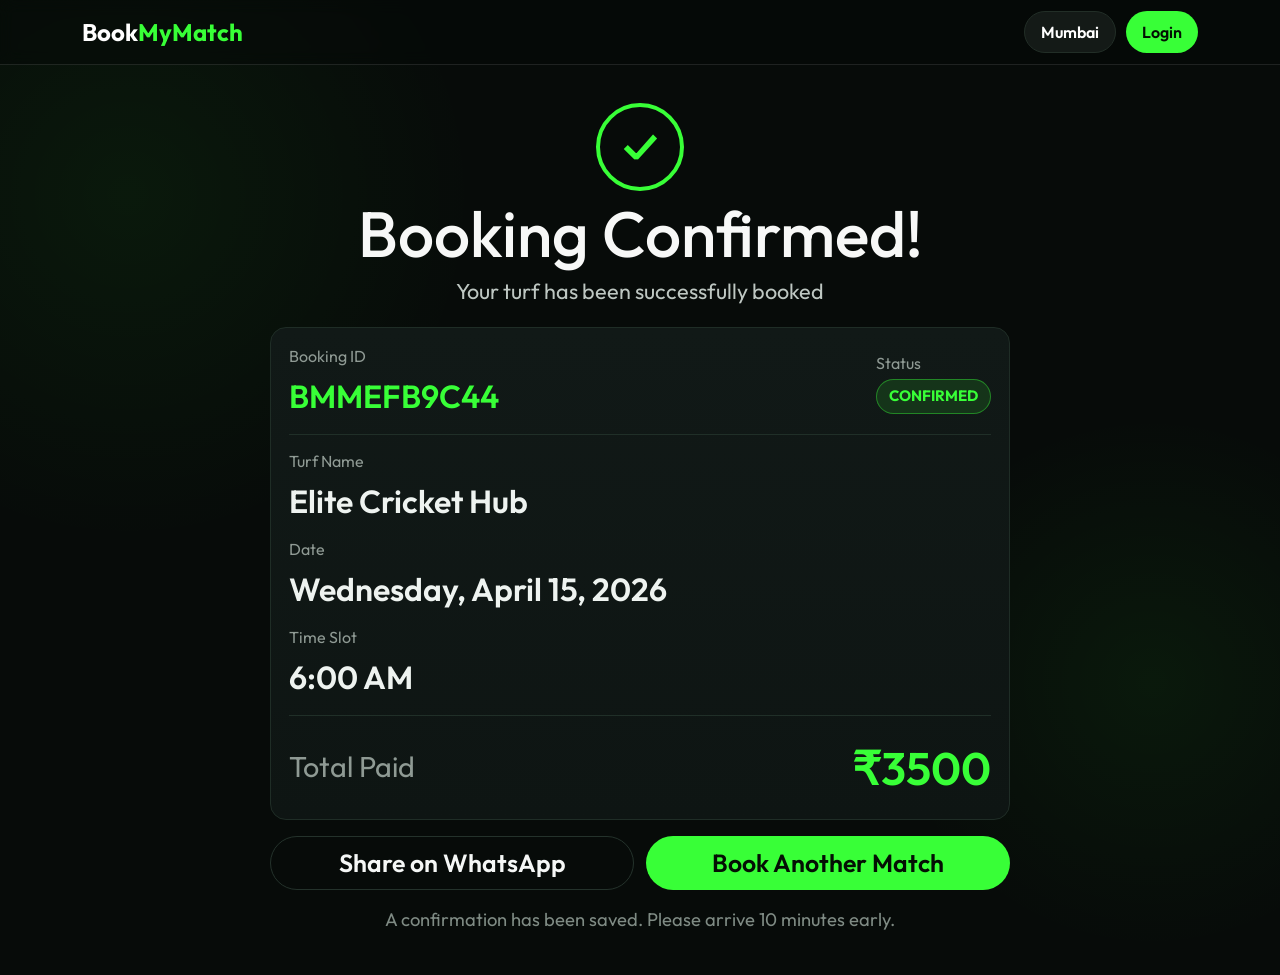
<file: confirmation.html>
<!DOCTYPE html>
<html lang="en">

<head>
  <meta charset="UTF-8" />
  <meta name="viewport" content="width=device-width, initial-scale=1.0" />
  <title>BookMyMatch - Booking Confirmed</title>
  <link rel="preconnect" href="https://fonts.googleapis.com" />
  <link rel="preconnect" href="https://fonts.gstatic.com" crossorigin />
  <link href="https://fonts.googleapis.com/css2?family=Outfit:wght@300;400;500;600;700;800&display=swap"
    rel="stylesheet" />
  <link href="https://cdn.jsdelivr.net/npm/bootstrap@5.3.8/dist/css/bootstrap.min.css" rel="stylesheet"
    integrity="sha384-sRIl4kxILFvY47J16cr9ZwB07vP4J8+LH7qKQnuqkuIAvNWLzeN8tE5YBujZqJLB" crossorigin="anonymous">
  <script src="https://cdn.jsdelivr.net/npm/bootstrap@5.3.8/dist/js/bootstrap.bundle.min.js"
    integrity="sha384-FKyoEForCGlyvwx9Hj09JcYn3nv7wiPVlz7YYwJrWVcXK/BmnVDxM+D2scQbITxI"
    crossorigin="anonymous"></script>
  <link rel="stylesheet" href="./style.css" />
</head>

<body>
  <header class="topbar">
    <div class="container topbar-inner">
      <a href="./index.html" class="logo"><span>Book</span>MyMatch</a>
      <nav class="actions">
        <button class="chip dark">Mumbai</button>
        <button class="chip green">Login</button>
      </nav>
    </div>
  </header>

  <main class="container confirm-page">
    <section class="confirm-center">
      <div class="check-icon">✓</div>
      <h1>Booking Confirmed!</h1>
      <p class="subtitle">Your turf has been successfully booked</p>

      <article class="confirm-card">
        <div class="line top">
          <div>
            <p class="label">Booking ID</p>
            <p class="value booking-id" id="confirmBookingId">BMMEFB9C44</p>
          </div>
          <div>
            <p class="label">Status</p>
            <span class="status">CONFIRMED</span>
          </div>
        </div>

        <div class="divider"></div>

        <div class="line info">
          <p class="label">Turf Name</p>
          <p class="value" id="confirmTurf">Elite Cricket Hub</p>
        </div>
        <div class="line info">
          <p class="label">Date</p>
          <p class="value" id="confirmDate">Wednesday, April 15, 2026</p>
        </div>
        <div class="line info">
          <p class="label">Time Slot</p>
          <p class="value" id="confirmTime">6:00 AM</p>
        </div>

        <div class="divider"></div>

        <div class="line total">
          <p class="label">Total Paid</p>
          <p class="value amount" id="confirmAmount">₹3500</p>
        </div>
      </article>

      <div class="action-row">
        <button id="shareBtn" class="btn ghost" type="button">Share on WhatsApp</button>
        <button id="bookAnotherBtn" class="btn green" type="button">Book Another Match</button>
      </div>

      <p class="note">A confirmation has been saved. Please arrive 10 minutes early.</p>
    </section>
  </main>

  <script src="./confirmation.js"></script>
</body>

</html>
</file>
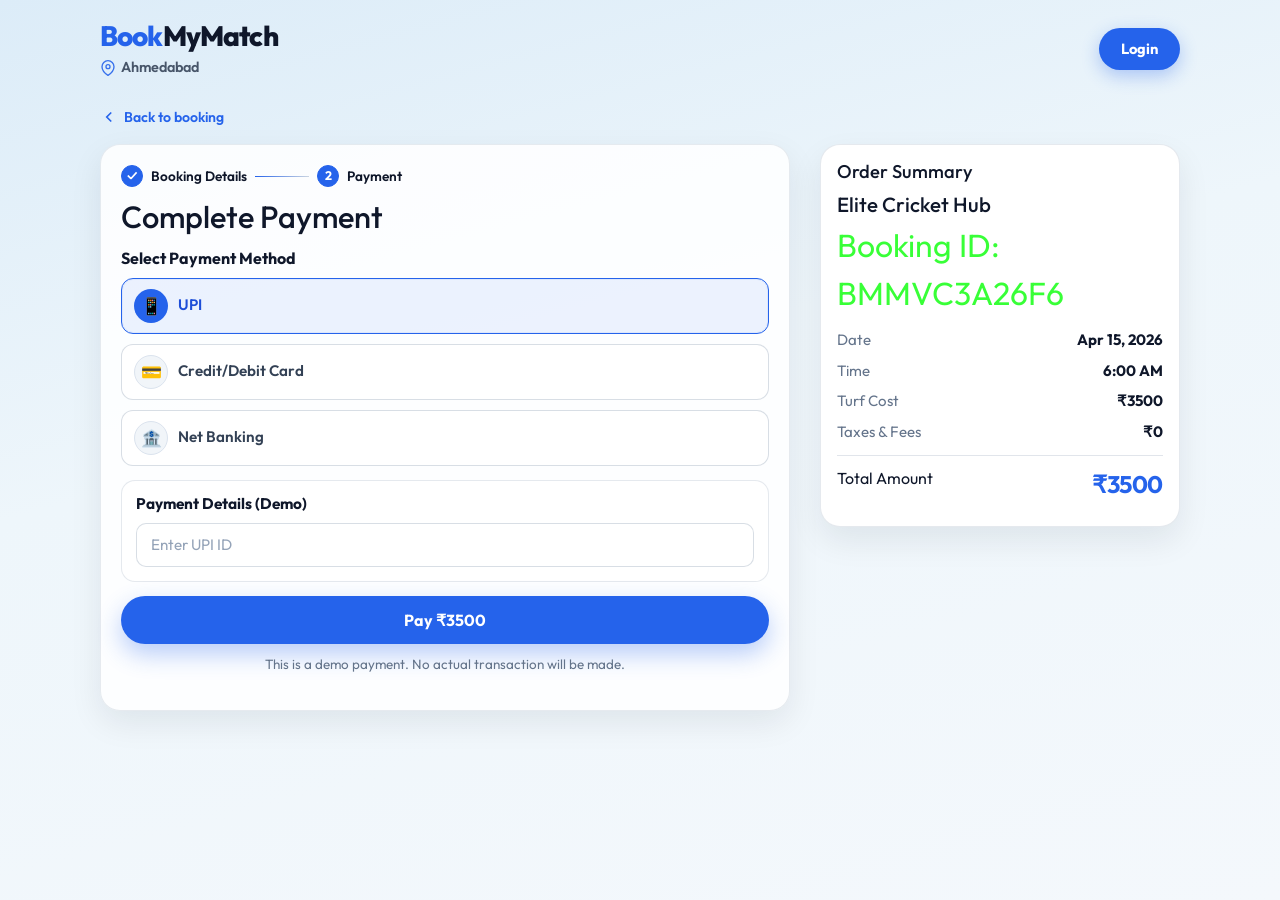
<file: payment.html>
<!DOCTYPE html>
<html lang="en">

<head>
  <meta charset="UTF-8" />
  <meta name="viewport" content="width=device-width, initial-scale=1.0" />
  <title>BookMyMatch - Payment</title>
  <link rel="preconnect" href="https://fonts.googleapis.com" />
  <link rel="preconnect" href="https://fonts.gstatic.com" crossorigin />
  <link href="https://fonts.googleapis.com/css2?family=Outfit:wght@300;400;500;600;700;800&display=swap"
    rel="stylesheet" />
  <link href="https://cdn.jsdelivr.net/npm/bootstrap@5.3.8/dist/css/bootstrap.min.css" rel="stylesheet"
    integrity="sha384-sRIl4kxILFvY47J16cr9ZwB07vP4J8+LH7qKQnuqkuIAvNWLzeN8tE5YBujZqJLB" crossorigin="anonymous">
  <script src="https://cdn.jsdelivr.net/npm/bootstrap@5.3.8/dist/js/bootstrap.bundle.min.js"
    integrity="sha384-FKyoEForCGlyvwx9Hj09JcYn3nv7wiPVlz7YYwJrWVcXK/BmnVDxM+D2scQbITxI"
    crossorigin="anonymous"></script>
  <link rel="stylesheet" href="./style.css" />
</head>

<body class="page-payment">
  <div class="container payment-app">
    <header class="home-header">
      <div class="home-header-brand">
        <a href="./index.html" class="home-logo"><span class="home-logo-book">Book</span>MyMatch</a>
        <p class="home-city" aria-label="City: Ahmedabad">
          <svg class="home-city-pin" width="16" height="16" viewBox="0 0 24 24" fill="none" stroke="currentColor"
            stroke-width="2" aria-hidden="true">
            <path d="M21 10c0 7-9 13-9 13S3 17 3 10a9 9 0 0 1 18 0z" />
            <circle cx="12" cy="10" r="3" />
          </svg>
          <span>Ahmedabad</span>
        </p>
      </div>
      <button type="button" class="home-login-btn">Login</button>
    </header>

    <nav class="payment-top-nav" aria-label="Breadcrumb">
      <a href="./booking.html" class="payment-back">
        <svg viewBox="0 0 24 24" fill="none" stroke="currentColor" stroke-width="2.2" aria-hidden="true">
          <path d="M15 18l-6-6 6-6" />
        </svg>
        Back to booking
      </a>
    </nav>

    <main class="payment-page">
      <div class="payment-grid">
        <section class="payment-left">
          <div class="progress-row">
            <div class="step is-complete"><span>✓</span> Booking Details</div>
            <div class="step-line active"></div>
            <div class="step is-active"><span>2</span> Payment</div>
          </div>

          <h1>Complete Payment</h1>

          <div class="field-group">
            <h3>Select Payment Method</h3>
            <div id="methodList" class="method-list">
              <button class="method-btn active" type="button" data-method="UPI">
                <span class="method-icon">📱</span>
                <span>UPI</span>
              </button>
              <button class="method-btn" type="button" data-method="CARD">
                <span class="method-icon">💳</span>
                <span>Credit/Debit Card</span>
              </button>
              <button class="method-btn" type="button" data-method="BANK">
                <span class="method-icon">🏦</span>
                <span>Net Banking</span>
              </button>
            </div>
          </div>

          <div class="payment-detail-box">
            <h4>Payment Details (Demo)</h4>
            <input id="paymentInput" type="text" placeholder="Enter UPI ID" />
          </div>

          <button id="payBtn" class="pay-btn" type="button">Pay ₹3500</button>
          <p class="disclaimer">This is a demo payment. No actual transaction will be made.</p>
        </section>

        <aside class="order-summary">
          <h2>Order Summary</h2>
          <h3 id="orderTurf">Elite Cricket Hub</h3>
          <p class="booking-id">Booking ID: <span id="orderBookingId">BMMVC3A26F6</span></p>

          <div class="order-row"><span>Date</span><strong id="orderDate">Apr 15, 2026</strong></div>
          <div class="order-row"><span>Time</span><strong id="orderTime">6:00 AM</strong></div>
          <div class="order-row"><span>Turf Cost</span><strong id="orderCost">₹3500</strong></div>
          <div class="order-row"><span>Taxes & Fees</span><strong>₹0</strong></div>
          <div class="order-row total"><span>Total Amount</span><strong id="orderTotal">₹3500</strong></div>
        </aside>
      </div>
    </main>
  </div>

  <script src="./payment.js"></script>
</body>

</html>
</file>
<file: style.css>
/* ===== style.css ===== */
:root {
  --bg: #070b09;
  --card: #0f1714;
  --card-2: #111c18;
  --text: #f7f8f7;
  --muted: #9fa5a2;
  --green: #38ff37;
  --line: #1a2721;
  --tw-border-spacing-x: 0;
  --tw-border-spacing-y: 0;
  --tw-translate-x: 0;
  --tw-translate-y: 0;
  --tw-rotate: 0;
  --tw-skew-x: 0;
  --tw-skew-y: 0;
  --tw-scale-x: 1;
  --tw-scale-y: 1;
  --tw-pan-x: ;
  --tw-pan-y: ;
  --tw-pinch-zoom: ;
  --tw-scroll-snap-strictness: proximity;
  --tw-gradient-from-position: ;
  --tw-gradient-via-position: ;
  --tw-gradient-to-position: ;
  --tw-ordinal: ;
  --tw-slashed-zero: ;
  --tw-numeric-figure: ;
  --tw-numeric-spacing: ;
  --tw-numeric-fraction: ;
  --tw-ring-inset: ;
  --tw-ring-offset-width: 0px;
  --tw-ring-offset-color: #fff;
  --tw-ring-color: rgb(59 130 246 / 0.5);
  --tw-ring-offset-shadow: 0 0 #0000;
  --tw-ring-shadow: 0 0 #0000;
  --tw-shadow: 0 0 #0000;
  --tw-shadow-colored: 0 0 #0000;
  --tw-blur: ;
  --tw-brightness: ;
  --tw-contrast: ;
  --tw-grayscale: ;
  --tw-hue-rotate: ;
  --tw-invert: ;
  --tw-saturate: ;
  --tw-sepia: ;
  --tw-drop-shadow: ;
  --tw-backdrop-blur: ;
  --tw-backdrop-brightness: ;
  --tw-backdrop-contrast: ;
  --tw-backdrop-grayscale: ;
  --tw-backdrop-hue-rotate: ;
  --tw-backdrop-invert: ;
  --tw-backdrop-opacity: ;
  --tw-backdrop-saturate: ;
  --tw-backdrop-sepia: ;
  --tw-contain-size: ;
  --tw-contain-layout: ;
  --tw-contain-paint: ;
  --tw-contain-style: ;

}


* {
  box-sizing: border-box;
}

body {
  margin: 0;
  font-family: "Outfit", sans-serif;
  background:
    radial-gradient(circle at 10% 20%, rgba(56, 255, 55, 0.06), transparent 25%),
    radial-gradient(circle at 90% 70%, rgba(56, 255, 55, 0.06), transparent 20%),
    var(--bg);
  color: var(--text);
}

.container {
  width: min(1180px, 100%);
  margin: 0 auto;
}

.topbar {
  position: sticky;
  top: 0;
  z-index: 20;
  background: rgb(4 8 6 / 50%);
  backdrop-filter: blur(8px);
  border-bottom: 1px solid rgb(255 255 255 / 0.1);
}

.backdrop-blur-xl {
  --tw-backdrop-blur: blur(24px);
  backdrop-filter: var(--tw-backdrop-blur) var(--tw-backdrop-brightness) var(--tw-backdrop-contrast) var(--tw-backdrop-grayscale) var(--tw-backdrop-hue-rotate) var(--tw-backdrop-invert) var(--tw-backdrop-opacity) var(--tw-backdrop-saturate) var(--tw-backdrop-sepia);
}

.topbar-inner {
  min-height: 64px;
  display: flex;
  align-items: center;
  justify-content: space-between;
}

.logo {
  text-decoration: none;
  color: var(--green);
  font-weight: 700;
  font-size: 1.5rem;
}

.logo span {
  color: #ffffff;
}

.actions {
  display: flex;
  gap: 10px;
}

.chip {
  border: 0;
  border-radius: 999px;
  color: #fff;
  padding: 8px 16px;
  cursor: pointer;
  font-weight: 600;
  font-family: inherit;
}

.chip.dark {
  background: #141a17;
  border: 1px solid #222e27;
}

.chip.green {
  color: #031003;
  background: var(--green);
}

.hero {
  height: clamp(330px, 52vw, 460px);
  position: relative;
  background: url("https://images.unsplash.com/photo-1593341646782-e0b495cff86d?auto=format&fit=crop&w=1400&q=80") center/cover no-repeat;
}

.hero-overlay {
  position: absolute;
  inset: 0;
  background: linear-gradient(180deg, rgba(5, 8, 7, 0.45) 0%, rgba(6, 10, 8, 0.88) 70%, var(--bg) 100%);
}

.hero-content {
  position: relative;
  z-index: 1;
  height: 100%;
  display: flex;
  flex-direction: column;
  justify-content: center;
  align-items: center;
  text-align: center;
  gap: 10px;
}

.hero h1 {
  margin: 0;
  font-size: clamp(2rem, 5vw, 3.5rem);
}

.hero p {
  margin: 0;
  color: #d3d7d5;
  font-size: clamp(0.95rem, 2.1vw, 1.2rem);
}

.search-row {
  margin-top: 8px;
  display: flex;
  align-items: center;
  gap: 6px;
  width: min(700px, 100%);
  background: rgb(255 255 255 / 0.05);
  border: 1px solid rgb(255 255 255 / 0.1);
  border-radius: 999px;
  padding: 7px 8px;
  backdrop-filter: blur(12px);
  -webkit-backdrop-filter: blur(14px);
  box-shadow:
    inset 0 1px 0 rgba(255, 255, 255, 0.08),
    0 14px 24px rgba(0, 0, 0, 0.3);
}

.backdrop-blur-md {
  --tw-backdrop-blur: blur(12px);
}

.search-icon {
  width: 36px;
  min-width: 36px;
  display: grid;
  place-items: center;
  color: rgba(227, 234, 231, 0.72);
  font-size: 1.2rem;
  margin-left: 4px;
}

.search-row input {
  flex: 1;
  border: 0;
  outline: 0;
  border-radius: 999px;
  background: transparent;
  color: #fff;
  padding: 11px 6px 11px 0;
  font-family: inherit;
  font-size: 1.05rem;
}

.search-row input::placeholder {
  color: rgba(214, 223, 218, 0.5);
  font-weight: 500;
}

.search-row button {
  border: 0;
  border-radius: 999px;
  padding: 12px 32px;
  background: var(--green);
  color: #001000;
  font-weight: 700;
  font-size: 1.02rem;
  cursor: pointer;
  box-shadow:
    inset 0 -2px 0 rgba(0, 0, 0, 0.16),
    0 6px 14px rgba(56, 255, 55, 0.22);
}

.page-content {
  padding: 24px 0 50px;
}

.section {
  margin-top: 18px;
}

.section-label {
  text-transform: uppercase;
  color: var(--green);
  letter-spacing: 0.2em;
  font-size: 0.73rem;
  margin-bottom: 8px;
}

.section-title {
  margin: 0 0 18px;
  font-size: clamp(1.45rem, 3vw, 2.25rem);
}

.category-grid {
  display: grid;
  grid-template-columns: repeat(3, minmax(0, 1fr));
  gap: 16px;
}

.category-card {
  background: linear-gradient(180deg, #111a16 0%, #0d1512 100%);
  border: 1px solid var(--line);
  border-radius: 14px;
  min-height: 108px;
  padding: 16px;
  display: flex;
  flex-direction: column;
  justify-content: center;
  gap: 8px;
}

.category-card h3 {
  margin: 0;
}

.category-icon {
  font-size: 1.5rem;
  color: var(--green);
}

.turfs-grid {
  display: grid;
  grid-template-columns: repeat(3, minmax(0, 1fr));
  gap: 18px;
}

.turf-card {
  background: linear-gradient(180deg, #121a17 0%, #0f1513 100%);
  border: 1px solid var(--line);
  border-radius: 14px;
  overflow: hidden;
  transition: transform 0.28s ease, border-color 0.28s ease, box-shadow 0.28s ease;
}

.turf-card:hover {
  transform: translateY(-7px);
  border-color: rgba(56, 255, 55, 0.35);
  box-shadow: 0 14px 24px rgba(0, 0, 0, 0.35), 0 0 0 1px rgba(56, 255, 55, 0.08);
}

.turf-image {
  width: 100%;
  height: 165px;
  object-fit: cover;
  transition: transform 0.35s ease, filter 0.35s ease;
}

.turf-card:hover .turf-image {
  transform: scale(1.05);
  filter: saturate(1.08) contrast(1.03);
}

.turf-content {
  padding: 12px 14px 14px;
}

.turf-row {
  display: flex;
  align-items: center;
  justify-content: space-between;
  gap: 10px;
}

.turf-name {
  margin: 2px 0 4px;
  font-size: 1.15rem;
}

.turf-place {
  margin: 0;
  color: var(--muted);
  font-size: 0.9rem;
}

.price {
  margin: 0;
  color: var(--green);
  font-size: 1.65rem;
  font-weight: 700;
}

.per {
  margin: 0;
  color: #95a199;
  text-align: right;
  font-size: 0.74rem;
}

.rating {
  margin: 8px 0 10px;
  color: #d8fadb;
  font-size: 0.9rem;
}

.details-btn {
  width: 100%;
  border: 1px solid #24312a;
  border-radius: 999px;
  background: transparent;
  color: #f1f7f3;
  padding: 9px 0;
  cursor: pointer;
  font-weight: 600;
  transition: border-color 0.24s ease, background-color 0.24s ease, color 0.24s ease;
}

.details-btn:hover {
  border-color: rgba(56, 255, 55, 0.6);
  background: rgba(56, 255, 55, 0.12);
  color: #ffffff;
}

.cta {
  margin-top: 36px;
  padding: 38px 20px;
  border-radius: 18px;
  border: 1px solid #233029;
  background: linear-gradient(120deg, rgba(14, 21, 17, 0.95), rgba(12, 19, 15, 0.95));
  text-align: center;
}

.cta h2 {
  margin: 0 0 8px;
  font-size: clamp(1.5rem, 4vw, 2.4rem);
}

.cta p {
  margin: 0;
  color: #bdc6c1;
}

.cta button {
  margin-top: 16px;
  border: 0;
  border-radius: 999px;
  background: var(--green);
  color: #001000;
  padding: 12px 30px;
  font-weight: 700;
  cursor: pointer;
}

@media (min-width: 992px) {

  body.page-detail .container {
    width: min(1240px, 92%);
    padding-inline: clamp(22px, 2.6vw, 34px);
  }
}

@media (max-width: 992px) {
  .turfs-grid {
    grid-template-columns: repeat(2, minmax(0, 1fr));
  }
}

@media (max-width: 768px) {
  .topbar-inner {
    min-height: 58px;
  }

  .logo {
    font-size: 1.25rem;
  }

  .chip {
    padding: 6px 12px;
    font-size: 0.82rem;
  }

  .hero {
    height: 360px;
  }

  .search-row {
    flex-direction: row;
    gap: 5px;
    width: 100%;
    padding: 6px 7px;
  }

  .search-icon {
    width: 30px;
    min-width: 30px;
    margin-left: 2px;
    font-size: 1rem;
  }

  .search-row input {
    font-size: 0.95rem;
  }

  .search-row button {
    padding: 11px 18px;
    font-size: 0.95rem;
  }

  .category-grid,
  .turfs-grid {
    grid-template-columns: 1fr;
  }

  .turf-image {
    height: 185px;
  }
}

/* ===== home.css ===== */
/* Home page only — loaded after style.css */
body.page-home {
  margin: 0;
  font-family: "Outfit", sans-serif;
  background: linear-gradient(165deg, #dcecf8 0%, #eef6fb 42%, #f4f8fc 100%);
  color: #1c2735;
  min-height: 100dvh;
  padding-bottom: calc(88px + env(safe-area-inset-bottom, 0px));
}

body.page-home .container {
  /* width: min(440px, 100%); */
  margin: 0 auto;
  padding-inline: clamp(16px, 4vw, 22px);
}

.home-app {
  padding-top: calc(12px + env(safe-area-inset-top, 0px));
}

/* —— Header —— */
.home-header {
  display: flex;
  align-items: center;
  justify-content: space-between;
  gap: 16px;
  margin-bottom: 20px;
}

.home-header-brand {
  min-width: 0;
}

.home-logo {
  display: inline-block;
  text-decoration: none;
  font-size: 1.35rem;
  font-weight: 800;
  letter-spacing: -0.03em;
  color: #0f172a;
  line-height: 1.15;
}

.home-logo-book {
  color: #2563eb;
}

.home-city {
  margin: 5px 0 0;
  display: flex;
  align-items: center;
  gap: 5px;
  font-size: 0.86rem;
  font-weight: 600;
  color: #475569;
}

.home-city-pin {
  flex-shrink: 0;
  color: #2563eb;
  opacity: 0.9;
}

.home-login-btn {
  flex-shrink: 0;
  border: 0;
  border-radius: 999px;
  padding: 10px 22px;
  font-family: inherit;
  font-weight: 700;
  font-size: 0.92rem;
  cursor: pointer;
  background: #2563eb;
  color: #fff;
  box-shadow: 0 6px 18px rgba(37, 99, 235, 0.32);
  transition: background 0.2s ease, transform 0.15s ease, box-shadow 0.2s ease;
}

.home-login-btn:hover {
  background: #1d4ed8;
  box-shadow: 0 8px 22px rgba(37, 99, 235, 0.38);
}

.home-login-btn:active {
  transform: scale(0.98);
}

/* —— Headline —— */
.home-headline {
  margin: 0 0 16px;
  font-size: clamp(1.55rem, 5.2vw, 1.85rem);
  font-weight: 800;
  line-height: 1.2;
  color: #0f172a;
  letter-spacing: -0.02em;
}

/* —— Search —— */
.home-search-row {
  display: flex;
  align-items: stretch;
  gap: 10px;
  margin-bottom: 26px;
}

.home-search {
  flex: 1;
  display: flex;
  align-items: center;
  gap: 10px;
  min-width: 0;
  padding: 4px 4px 4px 16px;
  background: #fff;
  border-radius: 999px;
  border: 1px solid rgba(148, 163, 184, 0.25);
  box-shadow: 0 8px 28px rgba(15, 23, 42, 0.06);
}

.home-search .search-glyph {
  flex-shrink: 0;
  color: #2563eb;
  display: grid;
  place-items: center;
}

.home-search .search-glyph svg {
  width: 22px;
  height: 22px;
}

.home-search input {
  flex: 1;
  min-width: 0;
  border: 0;
  outline: 0;
  background: transparent;
  font-family: inherit;
  font-size: 1rem;
  font-weight: 500;
  color: #0f172a;
  padding: 12px 14px 12px 0;
}

.home-search input::placeholder {
  color: #94a3b8;
}

.home-filter {
  width: 52px;
  border-radius: 18px;
  border: 1px solid rgba(148, 163, 184, 0.25);
  background: rgba(255, 255, 255, 0.85);
  backdrop-filter: blur(8px);
  cursor: pointer;
  display: grid;
  place-items: center;
  color: #64748b;
  box-shadow: 0 6px 20px rgba(15, 23, 42, 0.05);
  transition: background 0.2s ease;
}

.home-filter:hover {
  background: #fff;
}

.home-filter svg {
  width: 22px;
  height: 22px;
}

/* —— Section chrome —— */
.home-section {
  margin-bottom: 26px;
}

.home-section-head {
  display: flex;
  align-items: baseline;
  justify-content: space-between;
  gap: 12px;
  margin-bottom: 14px;
}

.home-section-head h2 {
  margin: 0;
  font-size: 1.05rem;
  font-weight: 700;
  color: #0f172a;
}

.home-section-head a {
  font-size: 0.88rem;
  font-weight: 600;
  color: #e11d48;
  text-decoration: none;
  white-space: nowrap;
}

.home-section-head a:hover {
  text-decoration: underline;
}

/* —— Welcome stacked carousel —— */
.welcome-stack {
  position: relative;
  overflow: visible;
  padding-bottom: 28px;
}

.welcome-stack-deck {
  position: relative;
  height: 228px;
  margin-bottom: 8px;
  perspective: 1100px;
  perspective-origin: 50% 35%;
  overflow: visible;
}

.welcome-stack-deck:focus-visible {
  outline: 2px solid #2563eb;
  outline-offset: 6px;
  border-radius: 24px;
}

.welcome-stack-hint {
  margin: 0;
  text-align: center;
  font-size: 0.78rem;
  font-weight: 500;
  color: #64748b;
}

.stack-card {
  position: absolute;
  inset: 0;
  border-radius: 22px;
  overflow: hidden;
  border: 1px solid rgba(255, 255, 255, 0.55);
  background: #1e293b;
  transform-origin: 50% 100%;
  will-change: transform, opacity, filter;
  transition:
    transform 0.5s cubic-bezier(0.22, 1, 0.36, 1),
    opacity 0.45s ease,
    filter 0.45s ease,
    box-shadow 0.45s ease;
  user-select: none;
  -webkit-user-select: none;
}

.stack-card[data-slot="0"] {
  transform: translateY(30px) scale(0.86);
  z-index: 1;
  opacity: 0.72;
  filter: saturate(0.92) brightness(1.06) blur(0.9px);
  box-shadow: 0 10px 24px rgba(15, 23, 42, 0.1);
  pointer-events: none;
}

.stack-card[data-slot="1"] {
  transform: translateY(20px) scale(0.91);
  z-index: 2;
  opacity: 0.82;
  filter: saturate(0.95) brightness(1.04) blur(0.45px);
  box-shadow: 0 14px 28px rgba(15, 23, 42, 0.11);
  pointer-events: none;
}

.stack-card[data-slot="2"] {
  transform: translateY(10px) scale(0.96);
  z-index: 3;
  opacity: 0.93;
  filter: saturate(0.98) brightness(1.02);
  box-shadow: 0 18px 34px rgba(15, 23, 42, 0.12);
  pointer-events: none;
}

.stack-card[data-slot="3"] {
  transform: translateX(0) translateY(0) scale(1);
  z-index: 4;
  opacity: 1;
  filter: none;
  box-shadow: 0 22px 44px rgba(15, 23, 42, 0.16);
  cursor: grab;
  touch-action: none;
}

.stack-card[data-slot="3"]:active {
  cursor: grabbing;
}

.stack-card[data-slot="3"].is-dragging {
  transition: none;
  transform: translateX(var(--drag-x, 0px)) translateY(0) scale(1);
}

.stack-card.is-dragging {
  transition: none;
}

.stack-card.is-exiting {
  transition: transform 0.42s cubic-bezier(0.22, 1, 0.36, 1);
  pointer-events: none;
  z-index: 6;
}

.stack-card.is-exiting.is-exit-right {
  transform: translateX(118%) rotate(7deg) scale(0.98) !important;
  opacity: 0.98;
}

.stack-card.is-exiting.is-exit-left {
  transform: translateX(-118%) rotate(-7deg) scale(0.98) !important;
  opacity: 0.98;
}

.stack-card-bg {
  position: absolute;
  inset: 0;
  background-size: cover;
  background-position: center;
  transition: transform 0.6s ease;
}

.stack-card[data-slot="3"]:hover .stack-card-bg {
  transform: scale(1.03);
}

.stack-scrim {
  position: absolute;
  inset: 0;
  background: linear-gradient(180deg, rgba(15, 23, 42, 0.08) 35%, rgba(15, 23, 42, 0.88) 100%);
  pointer-events: none;
}

.stack-tag {
  position: absolute;
  top: 12px;
  left: 12px;
  z-index: 2;
  font-size: 0.7rem;
  font-weight: 700;
  letter-spacing: 0.04em;
  text-transform: uppercase;
  padding: 5px 10px;
  border-radius: 8px;
  background: rgba(255, 255, 255, 0.92);
  color: #0f172a;
  box-shadow: 0 2px 10px rgba(0, 0, 0, 0.12);
}

.stack-card[data-slot="3"] .stack-tag {
  opacity: 1;
}

.stack-card:not([data-slot="3"]) .stack-tag {
  opacity: 0;
}

.stack-footer {
  position: absolute;
  left: 0;
  right: 0;
  bottom: 0;
  z-index: 2;
  display: flex;
  align-items: flex-end;
  justify-content: space-between;
  gap: 12px;
  padding: 16px 16px 17px;
  pointer-events: none;
}

.stack-meta {
  min-width: 0;
}

.stack-title {
  margin: 0 0 5px;
  font-size: 1.28rem;
  font-weight: 800;
  color: #fff;
  line-height: 1.15;
  letter-spacing: -0.02em;
  text-shadow: 0 2px 14px rgba(0, 0, 0, 0.45);
}

.stack-loc {
  margin: 0;
  display: flex;
  align-items: center;
  gap: 5px;
  font-size: 0.84rem;
  font-weight: 500;
  color: rgba(255, 255, 255, 0.92);
  text-shadow: 0 1px 8px rgba(0, 0, 0, 0.35);
}

.stack-loc svg {
  flex-shrink: 0;
  opacity: 0.9;
}

.stack-rating {
  flex-shrink: 0;
  display: flex;
  align-items: center;
  gap: 4px;
  font-size: 0.95rem;
  font-weight: 700;
  color: #fff;
  text-shadow: 0 2px 10px rgba(0, 0, 0, 0.4);
}

.stack-rating .star {
  color: #fbbf24;
  font-size: 1.05rem;
  line-height: 1;
}

/* —— Category pills —— */
.category-scroll {
  display: flex;
  gap: 10px;
  overflow-x: auto;
  padding-bottom: 6px;
  margin: 0 -4px;
  padding-inline: 4px;
  scroll-snap-type: x proximity;
  -webkit-overflow-scrolling: touch;
  scrollbar-width: none;
}

.category-scroll::-webkit-scrollbar {
  display: none;
}

.cat-pill {
  flex: 0 0 auto;
  scroll-snap-align: start;
  border: 1px solid rgba(148, 163, 184, 0.35);
  background: rgba(255, 255, 255, 0.7);
  color: #475569;
  font-family: inherit;
  font-size: 0.9rem;
  font-weight: 600;
  padding: 11px 20px;
  border-radius: 999px;
  cursor: pointer;
  transition: background 0.2s ease, color 0.2s ease, border-color 0.2s ease, box-shadow 0.2s ease;
}

.cat-pill:hover {
  background: #fff;
  border-color: #cbd5e1;
}

.cat-pill.is-active {
  background: #2563eb;
  border-color: #2563eb;
  color: #fff;
  box-shadow: 0 8px 22px rgba(37, 99, 235, 0.35);
}

/* —— Highlight card (sports ref) —— */
.highlight-card {
  display: grid;
  grid-template-columns: 1fr;
  border-radius: 22px;
  overflow: hidden;
  border: 1px solid rgba(148, 163, 184, 0.2);
  background: #fff;
  box-shadow: 0 16px 36px rgba(15, 23, 42, 0.08);
}

.highlight-visual {
  position: relative;
  min-height: 160px;
  background-size: cover;
  background-position: center;
}

.highlight-visual .hl-scrim {
  position: absolute;
  inset: 0;
  background: linear-gradient(180deg, rgba(15, 23, 42, 0.1) 50%, rgba(15, 23, 42, 0.55) 100%);
}

.highlight-meta {
  position: absolute;
  top: 12px;
  left: 12px;
  right: 12px;
  display: flex;
  justify-content: space-between;
  z-index: 1;
}

.hl-pill {
  font-size: 0.72rem;
  font-weight: 700;
  text-transform: uppercase;
  letter-spacing: 0.06em;
  padding: 6px 10px;
  border-radius: 8px;
  background: rgba(255, 255, 255, 0.95);
  color: #0f172a;
}

.hl-pill.muted {
  background: rgba(15, 23, 42, 0.55);
  color: #fff;
  backdrop-filter: blur(4px);
}

.highlight-panel {
  padding: 16px 18px 18px;
}

.highlight-panel h3 {
  margin: 0 0 4px;
  font-size: 1.2rem;
  font-weight: 800;
  color: #0f172a;
}

.highlight-panel p.sub {
  margin: 0 0 14px;
  font-size: 0.88rem;
  color: #64748b;
  line-height: 1.45;
}

.hl-footer {
  display: flex;
  align-items: center;
  justify-content: space-between;
  gap: 12px;
}

.hl-avatars {
  display: flex;
  align-items: center;
}

.hl-avatars img {
  width: 34px;
  height: 34px;
  border-radius: 50%;
  object-fit: cover;
  border: 2px solid #fff;
  margin-left: -10px;
  box-shadow: 0 2px 8px rgba(15, 23, 42, 0.12);
}

.hl-avatars img:first-child {
  margin-left: 0;
}

.hl-more {
  width: 34px;
  height: 34px;
  border-radius: 50%;
  margin-left: -10px;
  background: #f1f5f9;
  border: 2px solid #fff;
  display: grid;
  place-items: center;
  font-size: 0.72rem;
  font-weight: 800;
  color: #475569;
}

.hl-play {
  width: 48px;
  height: 48px;
  border-radius: 50%;
  border: 0;
  background: #0f172a;
  color: #fff;
  display: grid;
  place-items: center;
  cursor: pointer;
  flex-shrink: 0;
  box-shadow: 0 8px 20px rgba(15, 23, 42, 0.25);
  transition: transform 0.15s ease, background 0.2s ease;
}

.hl-play:hover {
  transform: scale(1.05);
  background: #1e293b;
}

/* —— Horizontal place cards —— */
.places-scroll {
  display: flex;
  gap: 14px;
  overflow-x: auto;
  padding-bottom: 8px;
  margin: 0 -4px;
  padding-inline: 4px;
  scroll-snap-type: x mandatory;
  -webkit-overflow-scrolling: touch;
  scrollbar-width: none;
}

.places-scroll::-webkit-scrollbar {
  display: none;
}

.place-card {
  flex: 0 0 min(260px, 78vw);
  scroll-snap-align: start;
  border-radius: 20px;
  overflow: hidden;
  position: relative;
  min-height: 280px;
  border: 1px solid rgba(255, 255, 255, 0.6);
  box-shadow: 0 14px 32px rgba(15, 23, 42, 0.1);
  transition: transform 0.25s ease, box-shadow 0.25s ease;
}

.place-card:hover {
  transform: translateY(-4px);
  box-shadow: 0 20px 40px rgba(15, 23, 42, 0.14);
}

.place-card .place-img {
  position: absolute;
  inset: 0;
  width: 100%;
  height: 100%;
  object-fit: cover;
}

.place-card .place-scrim {
  position: absolute;
  inset: 0;
  background: linear-gradient(180deg, rgba(15, 23, 42, 0.15) 30%, rgba(15, 23, 42, 0.88) 100%);
  pointer-events: none;
}

.place-fav {
  position: absolute;
  top: 12px;
  right: 12px;
  z-index: 2;
  width: 38px;
  height: 38px;
  border-radius: 50%;
  border: 0;
  background: rgba(255, 255, 255, 0.95);
  display: grid;
  place-items: center;
  cursor: pointer;
  color: #e11d48;
  box-shadow: 0 4px 14px rgba(0, 0, 0, 0.12);
}

.place-fav:hover {
  transform: scale(1.06);
}

.place-body {
  position: absolute;
  left: 0;
  right: 0;
  bottom: 0;
  padding: 14px 16px 16px;
  z-index: 2;
}

.place-body h3 {
  margin: 0 0 6px;
  font-size: 1.1rem;
  font-weight: 800;
  color: #fff;
}

.place-body .place-loc {
  margin: 0 0 10px;
  display: flex;
  align-items: center;
  gap: 5px;
  font-size: 0.82rem;
  color: rgba(255, 255, 255, 0.88);
}

.place-body .place-stars {
  margin: 0;
  font-size: 0.85rem;
  color: #fbbf24;
  letter-spacing: 0.06em;
}

.place-body .place-price {
  margin: 8px 0 0;
  font-size: 1.05rem;
  font-weight: 800;
  color: #fff;
}

.place-body .place-price span {
  font-size: 0.75rem;
  font-weight: 600;
  opacity: 0.85;
}

.place-cta {
  margin-top: 10px;
  width: 100%;
  border: 1px solid rgba(255, 255, 255, 0.45);
  border-radius: 999px;
  background: rgba(255, 255, 255, 0.2);
  color: #fff;
  font-family: inherit;
  font-size: 0.82rem;
  font-weight: 700;
  padding: 8px 0;
  cursor: pointer;
  backdrop-filter: blur(6px);
  transition: background 0.2s ease;
}

.place-cta:hover {
  background: rgba(255, 255, 255, 0.35);
}

/* —— Bottom nav —— */
.home-bottom-nav {
  position: fixed;
  left: 50%;
  bottom: calc(12px + env(safe-area-inset-bottom, 0px));
  transform: translateX(-50%);
  width: min(400px, calc(100% - 28px));
  display: flex;
  align-items: center;
  justify-content: space-around;
  gap: 4px;
  padding: 10px 8px;
  border-radius: 999px;
  background: rgba(255, 255, 255, 0.72);
  /* border: 1px solid rgba(255, 255, 255, 0.95); */
  backdrop-filter: blur(16px);
  -webkit-backdrop-filter: blur(16px);
  box-shadow: 0 12px 40px rgba(15, 23, 42, 0.12), 0 2px 0 rgba(255, 255, 255, 0.8) inset;
  z-index: 50;
}

.nav-item {
  flex: 1;
  display: flex;
  flex-direction: column;
  align-items: center;
  gap: 3px;
  padding: 6px 4px;
  border-radius: 999px;
  text-decoration: none;
  color: #64748b;
  font-size: 0.65rem;
  font-weight: 600;
  transition: color 0.2s ease, background 0.2s ease;
}

.nav-item svg {
  width: 22px;
  height: 22px;
}

.nav-item.is-active {
  color: #2563eb;
  background: rgb(37 99 235 / 28%);
}

.nav-item:not(.is-active):hover {
  color: #334155;
}

@media (min-width: 992px) {
  body.page-home {
    padding-bottom: 40px;
    background: #d7e4f6;
  }

  body.page-home .container {
    width: min(1240px, 92%);
    padding-inline: clamp(22px, 2.6vw, 34px);
  }

  .home-app {
    padding-top: 22px;
  }

  .home-header {
    margin-bottom: 28px;
  }

  .home-logo {
    font-size: 1.75rem;
  }

  .home-city {
    font-size: 0.9rem;
  }

  .home-headline {
    max-width: 640px;
    margin: 0 auto 18px;
    text-align: center;
    font-size: clamp(2.15rem, 4.2vw, 3.55rem);
    line-height: 1.08;
    color: #0b1636;
  }

  .home-search-row {
    max-width: 760px;
    margin: 0 auto 34px;
  }

  .home-search {
    border-radius: 999px;
    padding-left: 18px;
  }

  .home-filter {
    width: 56px;
    border-radius: 16px;
  }

  .home-section {
    margin-bottom: 28px;
  }

  .home-section-head h2 {
    font-size: 1.8rem;
    color: #111827;
  }

  .home-section-head a {
    color: #2563eb;
    font-size: 0.95rem;
  }

  .welcome-stack {
    padding-bottom: 0;
  }

  .welcome-stack-hint {
    display: none;
  }

  .welcome-stack-deck {
    height: 300px;
  }

  .stack-card[data-slot="0"],
  .stack-card[data-slot="1"],
  .stack-card[data-slot="2"] {
    opacity: 0;
    pointer-events: none;
    transform: translateY(0) scale(0.98);
  }

  .stack-card[data-slot="3"] {
    border-radius: 24px;
    box-shadow: 0 20px 40px rgba(15, 23, 42, 0.2);
  }

  .stack-footer {
    padding: 18px 20px;
  }

  .stack-title {
    font-size: 1.55rem;
  }

  .category-scroll {
    overflow: visible;
    margin: 0;
    padding: 0;
    flex-wrap: nowrap;
  }

  .cat-pill {
    padding: 12px 20px;
    font-size: 0.9rem;
  }

  .highlight-card {
    border-radius: 24px;
    grid-template-columns: 1.2fr 0.8fr;
    border: 0;
    background: linear-gradient(110deg, #1d4ed8 0%, #2563eb 45%, #3b82f6 100%);
    overflow: hidden;
  }

  .highlight-visual {
    min-height: 260px;
    order: 2;
  }

  .highlight-visual .hl-scrim {
    background: radial-gradient(circle at 35% 60%, rgba(59, 130, 246, 0.25), rgba(30, 64, 175, 0.05));
  }

  .highlight-panel {
    display: flex;
    flex-direction: column;
    justify-content: center;
    padding: 28px 28px 28px 30px;
  }

  .highlight-panel h3 {
    color: #fff;
    font-size: 2rem;
    line-height: 1.05;
    margin-bottom: 8px;
  }

  .highlight-panel p.sub {
    color: rgba(255, 255, 255, 0.85);
    font-size: 1rem;
    margin-bottom: 18px;
    max-width: 90%;
  }

  .hl-more {
    background: rgba(255, 255, 255, 0.2);
    color: #fff;
  }

  .hl-play {
    background: #fff;
    color: #1d4ed8;
    box-shadow: 0 12px 24px rgba(4, 14, 40, 0.3);
  }

  .hl-play:hover {
    background: #eaf1ff;
  }

  .highlight-meta {
    top: 16px;
    left: auto;
    right: 16px;
    justify-content: flex-end;
  }

  .hl-pill {
    background: rgba(255, 255, 255, 0.92);
  }

  .hl-pill.muted {
    background: rgba(15, 23, 42, 0.36);
    border: 1px solid rgba(255, 255, 255, 0.25);
  }

  .places-scroll {
    display: grid;
    grid-template-columns: repeat(3, minmax(0, 1fr));
    overflow: visible;
    margin: 0;
    padding: 0;
    gap: 18px;
  }

  .place-card {
    min-height: 0;
    border-radius: 20px;
    border: 1px solid rgba(148, 163, 184, 0.26);
    background: #fff;
    box-shadow: 0 12px 30px rgba(15, 23, 42, 0.08);
  }

  .place-card .place-img {
    position: relative;
    height: 190px;
  }

  .place-card .place-scrim {
    background: linear-gradient(180deg, rgba(15, 23, 42, 0) 46%, rgba(15, 23, 42, 0.24) 100%);
  }

  .place-body {
    position: relative;
    background: #fff;
    padding: 14px 16px 16px;
  }

  .place-body h3 {
    color: #0f172a;
    font-size: 1.1rem;
  }

  .place-body .place-loc {
    color: #64748b;
    margin-bottom: 9px;
  }

  .place-body .place-stars {
    color: #f59e0b;
  }

  .place-body .place-price {
    color: #111827;
    font-size: 1.2rem;
  }

  .place-body .place-price span {
    color: #475569;
    opacity: 1;
  }

  .place-fav {
    top: 10px;
    right: 10px;
  }

  .place-cta {
    margin-top: 11px;
    border: 0;
    background: #2563eb;
    color: #fff;
    font-size: 0.85rem;
    padding: 9px 0;
  }

  .place-cta:hover {
    background: #1d4ed8;
  }

  body.page-profile .home-bottom-nav {
    display: none;
  }
}

/* ===== booking-list page ===== */
body.page-booking-list {
  margin: 0;
  font-family: "Outfit", sans-serif;
  background: linear-gradient(165deg, #dcecf8 0%, #eef6fb 42%, #f4f8fc 100%);
  color: #1c2735;
  min-height: 100dvh;
  padding-bottom: calc(88px + env(safe-area-inset-bottom, 0px));
}

body.page-booking-list .container {
  width: min(440px, 100%);
  margin: 0 auto;
  padding-inline: clamp(16px, 4vw, 22px);
}

.booking-list-app {
  padding-top: calc(12px + env(safe-area-inset-top, 0px));
}

.booking-list-page {
  display: grid;
  gap: 14px;
}

.list-heading-block h1 {
  margin: 0;
  font-size: clamp(1.5rem, 5vw, 1.9rem);
  color: #0f172a;
}

.list-heading-block p {
  margin: 4px 0 0;
  color: #64748b;
  font-size: 0.92rem;
}

.booking-list-section h2 {
  margin: 0 0 10px;
  font-size: 1.05rem;
  color: #0f172a;
}

.booking-cards {
  display: grid;
  gap: 10px;
}

.booking-list-card {
  border: 1px solid rgba(148, 163, 184, 0.24);
  border-radius: 18px;
  background: #fff;
  overflow: hidden;
  box-shadow: 0 10px 24px rgba(15, 23, 42, 0.07);
}

.booking-list-card img {
  width: 100%;
  height: 144px;
  object-fit: cover;
  display: block;
}

.booking-list-card.compact img {
  display: none;
}

.booking-list-body {
  padding: 12px 13px 13px;
}

.booking-row {
  display: flex;
  justify-content: space-between;
  align-items: center;
  gap: 8px;
}

.booking-row h3 {
  margin: 0;
  font-size: 1rem;
  color: #0f172a;
}

.booking-list-body p {
  margin: 5px 0 0;
  color: #64748b;
  font-size: 0.86rem;
}

.booking-date,
.booking-time {
  display: inline-flex;
  align-items: center;
  border-radius: 999px;
  font-size: 0.76rem;
  font-weight: 700;
  line-height: 1;
  padding: 6px 9px;
}

.booking-date {
  background: rgba(37, 99, 235, 0.1);
  color: #1d4ed8;
  margin-right: 6px;
}

.booking-time {
  background: rgba(16, 185, 129, 0.14);
  color: #047857;
}

.status-chip {
  border-radius: 999px;
  font-size: 0.72rem;
  font-weight: 700;
  padding: 5px 9px;
}

.status-chip.upcoming {
  background: rgba(37, 99, 235, 0.1);
  color: #1d4ed8;
}

.status-chip.done {
  background: rgba(16, 185, 129, 0.14);
  color: #047857;
}

.booking-actions {
  margin-top: 10px;
  display: flex;
  gap: 8px;
}

.booking-link {
  text-decoration: none;
  border-radius: 999px;
  border: 1px solid rgba(148, 163, 184, 0.4);
  color: #334155;
  font-size: 0.78rem;
  font-weight: 700;
  padding: 7px 12px;
}

.booking-link.primary {
  border-color: #2563eb;
  background: #2563eb;
  color: #fff;
}

.booking-link.primary:hover {
  background: #1d4ed8;
}

@media (min-width: 992px) {
  body.page-booking-list {
    padding-bottom: 28px;
  }

  body.page-booking-list .container {
    width: min(980px, 92%);
    padding-inline: clamp(20px, 2.8vw, 30px);
  }

  .booking-list-app {
    padding-top: 20px;
  }

  .booking-list-page {
    gap: 16px;
  }

  .booking-cards {
    grid-template-columns: repeat(2, minmax(0, 1fr));
    gap: 14px;
  }

  .booking-list-card img {
    height: 168px;
  }

  body.page-booking-list .home-bottom-nav {
    display: none;
  }
}

@media (min-width: 1400px) {
  .welcome-stack-deck {
    height: 330px;
  }

  .place-card .place-img {
    height: 210px;
  }
}

/* —— Turf detail shell (matches home page) —— */
body.page-detail {
  margin: 0;
  font-family: "Outfit", sans-serif;
  background: linear-gradient(165deg, #dcecf8 0%, #eef6fb 42%, #f4f8fc 100%);
  color: #1c2735;
  min-height: 100dvh;
  padding-bottom: calc(88px + env(safe-area-inset-bottom, 0px));
}

body.page-detail .container {
  /* width: min(440px, 100%); */
  margin: 0 auto;
  padding-inline: clamp(16px, 4vw, 22px);
}

.detail-app {
  padding-top: calc(12px + env(safe-area-inset-top, 0px));
}

/* ===== turf-detail.css ===== */
/* Turf detail — light UI aligned with home.css */

.detail-top-nav {
  margin-bottom: 14px;
}

.detail-back {
  display: inline-flex;
  align-items: center;
  gap: 6px;
  font-size: 0.88rem;
  font-weight: 600;
  color: #2563eb;
  text-decoration: none;
}

.detail-back:hover {
  text-decoration: underline;
}

.detail-back svg {
  width: 18px;
  height: 18px;
}

.detail-page {
  padding-top: 0;
  padding-bottom: 28px;
}

.gallery-section {
  margin-bottom: 22px;
}

.main-preview {
  width: 100%;
  height: clamp(200px, 52vw, 280px);
  object-fit: cover;
  border-radius: 22px;
  border: 1px solid rgba(148, 163, 184, 0.25);
  display: block;
  background: #e2e8f0;
  box-shadow: 0 12px 32px rgba(15, 23, 42, 0.08);
}

.thumb-row {
  margin-top: 12px;
  display: flex;
  gap: 10px;
  overflow-x: auto;
  padding-bottom: 4px;
  scrollbar-width: none;
}

.thumb-row::-webkit-scrollbar {
  display: none;
}

.thumb {
  flex: 0 0 auto;
  border: 1px solid rgba(148, 163, 184, 0.35);
  background: #fff;
  padding: 0;
  border-radius: 14px;
  cursor: pointer;
  overflow: hidden;
  transition: border-color 0.2s ease, transform 0.2s ease, box-shadow 0.2s ease;
  box-shadow: 0 2px 10px rgba(15, 23, 42, 0.05);
}

.thumb img {
  width: 112px;
  height: 72px;
  object-fit: cover;
  display: block;
}

.thumb.is-active,
.thumb:hover {
  border-color: #2563eb;
  box-shadow: 0 4px 16px rgba(37, 99, 235, 0.2);
  transform: translateY(-1px);
}

.detail-grid {
  display: flex;
  flex-direction: column;
  gap: 20px;
  align-items: stretch;
}

.turf-info h1 {
  margin: 8px 0 10px;
  font-size: clamp(1.45rem, 5vw, 1.75rem);
  font-weight: 800;
  line-height: 1.15;
  color: #0f172a;
  letter-spacing: -0.02em;
}

.badge {
  display: inline-block;
  text-transform: uppercase;
  letter-spacing: 0.08em;
  background: rgba(37, 99, 235, 0.1);
  border: 1px solid rgba(37, 99, 235, 0.25);
  border-radius: 999px;
  color: #2563eb;
  font-size: 0.7rem;
  font-weight: 700;
  padding: 6px 12px;
}

.meta {
  margin: 0;
  color: #64748b;
  font-size: 0.92rem;
  font-weight: 500;
  line-height: 1.45;
}

.meta .star {
  color: #fbbf24;
  margin-left: 6px;
  font-size: 1rem;
}

.description {
  margin-top: 12px;
  font-size: 0.95rem;
  line-height: 1.55;
  color: #475569;
  max-width: none;
}

.turf-info h3 {
  margin: 22px 0 10px;
  font-size: 1.05rem;
  font-weight: 700;
  color: #0f172a;
}

.amenity-list {
  display: flex;
  flex-wrap: wrap;
  gap: 8px;
}

.amenity-list span {
  border-radius: 999px;
  border: 1px solid rgba(148, 163, 184, 0.35);
  background: rgba(255, 255, 255, 0.85);
  padding: 8px 14px;
  color: #334155;
  font-size: 0.86rem;
  font-weight: 600;
}

.reviews-carousel {
  position: relative;
  margin-top: 6px;
}

.reviews-viewport {
  padding: 6px;
  overflow: hidden;
  border-radius: 22px;
  background: linear-gradient(165deg, rgba(255, 255, 255, 0.92), rgba(241, 245, 249, 0.88));
  border: 1px solid rgba(148, 163, 184, 0.2);
  box-shadow: inset 0 1px 0 rgba(255, 255, 255, 0.85), 0 10px 28px rgba(15, 23, 42, 0.08);
}

.reviews-track {
  display: flex;
  transition: transform 0.4s cubic-bezier(0.22, 1, 0.36, 1);
  will-change: transform;
}

.review-card {
  min-width: 100%;
  display: flex;
  gap: 12px;
  align-items: flex-start;
  border: 1px solid rgba(148, 163, 184, 0.18);
  background: #fff;
  border-radius: 16px;
  padding: 16px;
  box-shadow: 0 8px 24px rgba(15, 23, 42, 0.08);
  position: relative;
}

.review-card::after {
  content: "";
  position: absolute;
  right: 14px;
  bottom: 12px;
  width: 44px;
  height: 44px;
  border-radius: 50%;
  background: radial-gradient(circle at center, rgba(37, 99, 235, 0.14), rgba(37, 99, 235, 0));
  pointer-events: none;
}

.review-nav {
  position: absolute;
  top: calc(50% - 16px);
  transform: translateY(-50%);
  width: 38px;
  height: 38px;
  border-radius: 50%;
  border: 1px solid rgba(148, 163, 184, 0.36);
  background: rgba(255, 255, 255, 0.95);
  color: #1e293b;
  display: grid;
  place-items: center;
  cursor: pointer;
  z-index: 2;
  box-shadow: 0 10px 22px rgba(15, 23, 42, 0.15);
  transition: transform 0.2s ease, background 0.2s ease, color 0.2s ease;
}

.review-nav:hover {
  background: #fff;
  color: #2563eb;
  transform: translateY(-50%) scale(1.05);
}

.review-nav svg {
  width: 18px;
  height: 18px;
}

.review-nav-prev {
  left: -12px;
}

.review-nav-next {
  right: -12px;
}

.review-dots {
  margin-top: 12px;
  display: flex;
  justify-content: center;
  gap: 8px;
}

.review-dot {
  width: 8px;
  height: 8px;
  border-radius: 50%;
  border: 0;
  background: #cbd5e1;
  cursor: pointer;
  padding: 0;
  transition: width 0.2s ease, background-color 0.2s ease, transform 0.2s ease;
}

.review-dot:hover {
  transform: scale(1.08);
  background: #94a3b8;
}

.review-dot.is-active {
  width: 22px;
  border-radius: 999px;
  background: #2563eb;
}

.review-avatar {
  width: 50px;
  height: 50px;
  border-radius: 50%;
  object-fit: cover;
  border: 2px solid #dbeafe;
  box-shadow: 0 3px 10px rgba(37, 99, 235, 0.2);
  flex-shrink: 0;
}

.review-content {
  flex: 1;
  min-width: 0;
}

.review-head {
  display: flex;
  align-items: center;
  justify-content: space-between;
  gap: 10px;
  margin-bottom: 4px;
}

.review-head h4 {
  margin: 0;
  font-size: 1.03rem;
  font-weight: 700;
  color: #0f172a;
}

.review-stars {
  margin: 0;
  color: #fbbf24;
  letter-spacing: 0.05em;
  font-size: 0.93rem;
  font-weight: 700;
}

.review-stars span {
  color: #cbd5e1;
}

.review-text {
  margin: 0;
  color: #475569;
  font-size: 0.92rem;
  line-height: 1.55;
}

.booking-card {
  background: #fff;
  border: 1px solid rgba(148, 163, 184, 0.22);
  border-radius: 22px;
  padding: 18px 16px 16px;
  box-shadow: 0 14px 36px rgba(15, 23, 42, 0.08);
  position: static;
}

.price-line {
  margin: 0 0 14px;
  color: #64748b;
  font-size: 1rem;
  font-weight: 500;
}

.price-line span {
  color: #2563eb;
  font-size: 1.85rem;
  font-weight: 800;
  letter-spacing: -0.02em;
}

.slot-title {
  margin: 0 0 10px;
  font-size: 0.95rem;
  font-weight: 700;
  color: #0f172a;
}

.slot-grid {
  display: grid;
  grid-template-columns: repeat(2, minmax(0, 1fr));
  gap: 8px;
}

.slot-btn {
  border: 1px solid rgba(148, 163, 184, 0.4);
  background: rgba(248, 250, 252, 0.9);
  color: #334155;
  border-radius: 12px;
  padding: 11px 0;
  cursor: pointer;
  font-family: inherit;
  font-size: 0.88rem;
  font-weight: 600;
  transition: border-color 0.2s ease, color 0.2s ease, background-color 0.2s ease, box-shadow 0.2s ease;
}

.slot-btn:hover,
.slot-btn.active {
  border-color: #2563eb;
  background: rgba(37, 99, 235, 0.1);
  color: #1d4ed8;
  box-shadow: 0 2px 10px rgba(37, 99, 235, 0.12);
}

.book-btn {
  width: 100%;
  margin-top: 16px;
  border: 0;
  border-radius: 999px;
  background: #2563eb;
  color: #fff;
  padding: 14px 0;
  font-family: inherit;
  font-size: 1.05rem;
  font-weight: 700;
  cursor: pointer;
  box-shadow: 0 8px 22px rgba(37, 99, 235, 0.35);
  transition: background 0.2s ease, transform 0.15s ease, box-shadow 0.2s ease;
}

.book-btn:hover {
  background: #1d4ed8;
  box-shadow: 0 10px 26px rgba(37, 99, 235, 0.4);
}

.book-btn:active {
  transform: scale(0.99);
}

.detail-bottom-cta {
  position: fixed;
  left: 0;
  right: 0;
  bottom: calc(10px + env(safe-area-inset-bottom, 0px));
  z-index: 55;
  pointer-events: none;
}

.detail-bottom-cta .container {
  pointer-events: none;
}

.detail-bottom-book-btn {
  width: 70%;
  border: 0;
  border-radius: 999px;
  background: #2563eb;
  color: #fff;
  padding: 14px 0;
  font-family: inherit;
  font-size: 1.04rem;
  font-weight: 700;
  cursor: pointer;
  box-shadow: 0 14px 32px rgba(37, 99, 235, 0.35);
  pointer-events: auto;
  transition: background 0.2s ease, transform 0.15s ease, box-shadow 0.2s ease;
}

.detail-bottom-book-btn:hover {
  background: #1d4ed8;
  box-shadow: 0 16px 34px rgba(37, 99, 235, 0.4);
}

.detail-bottom-book-btn:active {
  transform: scale(0.99);
}

@media (min-width: 768px) {
  .detail-grid {
    display: grid;
    grid-template-columns: minmax(0, 1fr) 300px;
    gap: 24px;
    align-items: start;
  }

  .booking-card {
    position: sticky;
    top: 20px;
  }

  .main-preview {
    height: clamp(240px, 36vw, 360px);
  }

  .detail-bottom-cta {
    display: none;
  }
}

@media (max-width: 640px) {
  .review-nav {
    width: 30px;
    height: 30px;
  }

  .review-nav-prev {
    left: -4px;
  }

  .review-nav-next {
    right: -4px;
  }

  .review-card {
    padding: 14px;
  }

  .review-head {
    flex-direction: column;
    align-items: flex-start;
    gap: 4px;
  }
}

/* ===== booking.css ===== */
body.page-booking {
  margin: 0;
  font-family: "Outfit", sans-serif;
  background: linear-gradient(165deg, #dcecf8 0%, #eef6fb 42%, #f4f8fc 100%);
  color: #1c2735;
  min-height: 100dvh;
  padding-bottom: calc(88px + env(safe-area-inset-bottom, 0px));
}

body.page-booking .container {
  /* width: min(440px, 100%); */
  margin: 0 auto;
  padding-inline: clamp(16px, 4vw, 22px);
}

.booking-app {
  padding-top: calc(12px + env(safe-area-inset-top, 0px));
}

.booking-top-nav {
  margin-bottom: 12px;
}

.booking-back {
  display: inline-flex;
  align-items: center;
  gap: 6px;
  font-size: 0.88rem;
  font-weight: 600;
  color: #2563eb;
  text-decoration: none;
}

.booking-back svg {
  width: 18px;
  height: 18px;
}

.booking-page {
  padding-bottom: 20px;
}

.booking-grid {
  display: grid;
  grid-template-columns: 1fr;
  gap: 18px;
  align-items: start;
}

.booking-form-section {
  border: 1px solid rgba(148, 163, 184, 0.22);
  border-radius: 20px;
  background: rgba(255, 255, 255, 0.86);
  box-shadow: 0 12px 32px rgba(15, 23, 42, 0.08);
  padding: 16px;
}

.booking-form-section h1 {
  margin: 12px 0 14px;
  font-size: clamp(1.52rem, 5.2vw, 1.92rem);
  line-height: 1.15;
  color: #0f172a;
}

.progress-row {
  display: flex;
  align-items: center;
  margin-bottom: 10px;
}

.step {
  display: inline-flex;
  align-items: center;
  gap: 8px;
  color: #94a3b8;
  font-size: 0.85rem;
  font-weight: 600;
}

.step span {
  width: 22px;
  height: 22px;
  display: grid;
  place-items: center;
  border-radius: 50%;
  background: #e2e8f0;
  border: 1px solid #cbd5e1;
  color: #64748b;
  font-weight: 700;
  font-size: 0.78rem;
}

.step.is-active {
  color: #0f172a;
}

.step.is-active span {
  background: #2563eb;
  color: #fff;
  border-color: #2563eb;
}

.step-line {
  width: 54px;
  height: 1px;
  background: #cbd5e1;
  margin: 0 8px;
}

.field-group {
  margin-top: 14px;
}

.field-group h3 {
  margin: 0 0 9px;
  font-size: 1rem;
  font-weight: 700;
  color: #0f172a;
}

.option-grid {
  display: grid;
  gap: 8px;
}

.date-grid,
.time-grid {
  grid-template-columns: repeat(4, minmax(0, 1fr));
}

.option-btn {
  border: 1px solid rgba(148, 163, 184, 0.38);
  background: #fff;
  color: #334155;
  border-radius: 10px;
  min-height: 40px;
  padding: 8px 9px;
  font-family: inherit;
  font-size: 0.82rem;
  font-weight: 600;
  cursor: pointer;
  transition: border-color 0.2s ease, color 0.2s ease, background-color 0.2s ease, box-shadow 0.2s ease;
}

.option-btn:hover {
  border-color: #93c5fd;
}

.option-btn.active {
  border-color: #2563eb;
  background: rgba(37, 99, 235, 0.1);
  color: #1d4ed8;
  box-shadow: 0 2px 10px rgba(37, 99, 235, 0.12);
}

.contact-form {
  display: flex;
  flex-direction: column;
  gap: 10px;
}

.contact-form input {
  border: 1px solid rgba(148, 163, 184, 0.36);
  background: #fff;
  color: #0f172a;
  border-radius: 11px;
  min-height: 46px;
  padding: 0 14px;
  font-family: inherit;
  font-size: 0.95rem;
  outline: none;
}

.contact-form input::placeholder {
  color: #94a3b8;
}

.contact-form input:focus {
  border-color: #60a5fa;
  box-shadow: 0 0 0 3px rgba(96, 165, 250, 0.18);
}

.payment-btn {
  margin-top: 2px;
  border: 0;
  border-radius: 999px;
  background: #2563eb;
  color: #fff;
  min-height: 48px;
  font-family: inherit;
  font-size: 1rem;
  font-weight: 700;
  cursor: pointer;
  box-shadow: 0 10px 24px rgba(37, 99, 235, 0.32);
  transition: background 0.2s ease, transform 0.15s ease, box-shadow 0.2s ease;
}

.payment-btn:hover {
  background: #1d4ed8;
  box-shadow: 0 12px 26px rgba(37, 99, 235, 0.38);
}

.booking-summary {
  border: 1px solid rgba(148, 163, 184, 0.24);
  border-radius: 20px;
  background: #fff;
  padding: 16px;
  box-shadow: 0 14px 32px rgba(15, 23, 42, 0.08);
  position: static;
}

.booking-summary h2 {
  margin: 0 0 10px;
  font-size: 1.15rem;
  color: #0f172a;
}

.booking-summary img {
  width: 100%;
  height: 132px;
  object-fit: cover;
  border-radius: 12px;
  border: 1px solid rgba(148, 163, 184, 0.22);
}

.booking-summary h3 {
  margin: 10px 0 3px;
  font-size: 1.3rem;
  color: #0f172a;
}

.city {
  margin: 0 0 12px;
  color: #64748b;
}

.summary-row {
  display: flex;
  justify-content: space-between;
  margin-bottom: 8px;
  color: #64748b;
  font-size: 0.94rem;
}

.summary-row strong {
  color: #0f172a;
}

.summary-row.total {
  margin-top: 10px;
  padding-top: 10px;
  border-top: 1px solid rgba(148, 163, 184, 0.28);
  font-size: 1rem;
  color: #0f172a;
}

.summary-row.total strong {
  color: #2563eb;
  font-size: 1.5rem;
  letter-spacing: -0.02em;
}

@media (min-width: 768px) {
  body.page-booking .container {
    width: min(1240px, 92%);
    padding-inline: clamp(20px, 2.8vw, 30px);
  }

  .booking-app {
    padding-top: 20px;
  }

  .booking-grid {
    grid-template-columns: minmax(0, 1fr) 320px;
    gap: 24px;
  }

  .booking-form-section {
    padding: 20px;
  }

  .booking-summary {
    position: sticky;
    top: 20px;
  }

  .date-grid,
  .time-grid {
    grid-template-columns: repeat(4, minmax(0, 1fr));
  }
}

@media (min-width: 1200px) {
  body.page-booking .container {
    width: min(1220px, 92%);
  }

  .booking-grid {
    grid-template-columns: minmax(0, 1fr) 360px;
    gap: 30px;
  }
}

/* ===== payment.css ===== */
body.page-payment {
  margin: 0;
  font-family: "Outfit", sans-serif;
  background: linear-gradient(165deg, #dcecf8 0%, #eef6fb 42%, #f4f8fc 100%);
  color: #1c2735;
  min-height: 100dvh;
}

body.page-payment .container {
  /* width: min(440px, 100%); */
  margin: 0 auto;
  padding-inline: clamp(16px, 4vw, 22px);
}

.payment-app {
  padding-top: calc(12px + env(safe-area-inset-top, 0px));
  padding-bottom: 24px;
}

.payment-top-nav {
  margin-bottom: 12px;
}

.payment-back {
  display: inline-flex;
  align-items: center;
  gap: 6px;
  font-size: 0.88rem;
  font-weight: 600;
  color: #2563eb;
  text-decoration: none;
}

.payment-back svg {
  width: 18px;
  height: 18px;
}

.payment-page {
  padding-bottom: 20px;
}

.payment-grid {
  display: grid;
  grid-template-columns: 1fr;
  gap: 18px;
  align-items: start;
}

.payment-left {
  border: 1px solid rgba(148, 163, 184, 0.22);
  border-radius: 20px;
  background: rgba(255, 255, 255, 0.86);
  box-shadow: 0 12px 32px rgba(15, 23, 42, 0.08);
  padding: 16px;
}

.progress-row {
  display: flex;
  align-items: center;
  margin-bottom: 10px;
}

.step {
  display: inline-flex;
  align-items: center;
  gap: 8px;
  color: #94a3b8;
  font-size: 0.85rem;
  font-weight: 600;
}

.step span {
  width: 22px;
  height: 22px;
  display: grid;
  place-items: center;
  border-radius: 50%;
  background: #e2e8f0;
  border: 1px solid #cbd5e1;
  color: #64748b;
  font-size: 0.78rem;
  font-weight: 700;
}

.step.is-complete,
.step.is-active {
  color: #0f172a;
}

.step.is-complete span,
.step.is-active span {
  background: #2563eb;
  border-color: #2563eb;
  color: #fff;
}

.step-line {
  width: 54px;
  height: 1px;
  background: #cbd5e1;
  margin: 0 8px;
}

.step-line.active {
  background: linear-gradient(90deg, #2563eb, #cbd5e1);
}

.payment-left h1 {
  margin: 12px 0 14px;
  font-size: clamp(1.52rem, 5.2vw, 1.92rem);
  line-height: 1.15;
  color: #0f172a;
}

.field-group h3 {
  margin: 0 0 10px;
  font-size: 1rem;
  font-weight: 700;
  color: #0f172a;
}

.method-list {
  display: flex;
  flex-direction: column;
  gap: 10px;
}

.method-btn {
  border: 1px solid rgba(148, 163, 184, 0.36);
  background: #fff;
  color: #334155;
  border-radius: 12px;
  min-height: 56px;
  padding: 0 12px;
  font-family: inherit;
  cursor: pointer;
  display: flex;
  align-items: center;
  gap: 10px;
  font-size: 0.95rem;
  font-weight: 600;
  transition: border-color 0.22s ease, background-color 0.22s ease, box-shadow 0.22s ease, color 0.22s ease;
}

.method-icon {
  width: 34px;
  height: 34px;
  border-radius: 50%;
  background: #f1f5f9;
  border: 1px solid #dbe3ee;
  display: grid;
  place-items: center;
  font-size: 1.05rem;
}

.method-btn.active {
  border-color: #2563eb;
  background: rgba(37, 99, 235, 0.08);
  box-shadow: inset 0 0 0 1px rgba(37, 99, 235, 0.08);
  color: #1d4ed8;
}

.method-btn.active .method-icon {
  background: #2563eb;
  color: #fff;
  border-color: transparent;
}

.payment-detail-box {
  margin-top: 14px;
  border: 1px solid rgba(148, 163, 184, 0.24);
  border-radius: 14px;
  background: #fff;
  padding: 14px;
}

.payment-detail-box h4 {
  margin: 0 0 10px;
  font-size: 0.96rem;
  font-weight: 700;
  color: #0f172a;
}

.payment-detail-box input {
  width: 100%;
  border: 1px solid rgba(148, 163, 184, 0.36);
  background: #fff;
  color: #0f172a;
  border-radius: 10px;
  min-height: 44px;
  padding: 0 14px;
  outline: 0;
  font-family: inherit;
  font-size: 0.95rem;
}

.payment-detail-box input::placeholder {
  color: #94a3b8;
}

.payment-detail-box input:focus {
  border-color: #60a5fa;
  box-shadow: 0 0 0 3px rgba(96, 165, 250, 0.18);
}

.pay-btn {
  width: 100%;
  margin-top: 14px;
  border: 0;
  min-height: 48px;
  border-radius: 999px;
  background: #2563eb;
  color: #fff;
  font-family: inherit;
  font-size: 1rem;
  font-weight: 700;
  cursor: pointer;
  box-shadow: 0 10px 24px rgba(37, 99, 235, 0.32);
  transition: background 0.2s ease, transform 0.15s ease, box-shadow 0.2s ease;
}

.pay-btn:hover {
  background: #1d4ed8;
  box-shadow: 0 12px 26px rgba(37, 99, 235, 0.38);
}

.disclaimer {
  margin-top: 10px;
  text-align: center;
  color: #64748b;
  font-size: 0.84rem;
}

.order-summary {
  border: 1px solid rgba(148, 163, 184, 0.24);
  border-radius: 20px;
  background: #fff;
  padding: 16px;
  box-shadow: 0 14px 32px rgba(15, 23, 42, 0.08);
  position: static;
}

.order-summary h2 {
  margin: 0 0 10px;
  font-size: 1.15rem;
  color: #0f172a;
}

.order-summary h3 {
  margin: 0;
  font-size: 1.28rem;
  color: #0f172a;
}

.booking-id {
  margin: 3px 0 12px;
  color: #64748b;
  font-size: 0.9rem;
}

.order-row {
  display: flex;
  justify-content: space-between;
  margin-bottom: 8px;
  color: #64748b;
  font-size: 0.94rem;
}

.order-row strong {
  color: #0f172a;
}

.order-row.total {
  margin-top: 12px;
  padding-top: 10px;
  border-top: 1px solid rgba(148, 163, 184, 0.28);
  font-size: 1rem;
  color: #0f172a;
}

.order-row.total strong {
  color: #2563eb;
  font-size: 1.5rem;
  letter-spacing: -0.02em;
}

@media (min-width: 768px) {
  body.page-payment .container {
    width: min(1040px, 92%);
    padding-inline: clamp(20px, 2.8vw, 30px);
  }

  .payment-app {
    padding-top: 20px;
  }

  .payment-grid {
    grid-template-columns: minmax(0, 1fr) 320px;
    gap: 24px;
  }

  .payment-left {
    padding: 20px;
  }

  .order-summary {
    position: sticky;
    top: 20px;
  }
}

@media (min-width: 1200px) {
  body.page-payment .container {
    width: min(1220px, 92%);
  }

  .payment-grid {
    grid-template-columns: minmax(0, 1fr) 360px;
    gap: 30px;
  }
}

/* ===== turf-list.css ===== */
body.page-turf-list {
  margin: 0;
  font-family: "Outfit", sans-serif;
  background: linear-gradient(165deg, #dcecf8 0%, #eef6fb 42%, #f4f8fc 100%);
  color: #1c2735;
  min-height: 100dvh;
  padding-bottom: calc(88px + env(safe-area-inset-bottom, 0px));
}

body.page-turf-list .container {
  /* width: min(440px, 100%); */
  margin: 0 auto;
  padding-inline: clamp(16px, 4vw, 22px);
}

.turf-list-app {
  padding-top: calc(12px + env(safe-area-inset-top, 0px));
  padding-bottom: 24px;
}

.list-search-row {
  display: flex;
  align-items: center;
  gap: 10px;
  margin-bottom: 14px;
}

.list-back-link {
  display: inline-flex;
  align-items: center;
  gap: 4px;
  color: #2563eb;
  text-decoration: none;
  font-size: 0.86rem;
  font-weight: 600;
}

.list-back-link svg {
  width: 17px;
  height: 17px;
}

.list-search {
  flex: 1;
  display: flex;
  align-items: center;
  gap: 10px;
  background: #fff;
  border: 1px solid rgba(148, 163, 184, 0.26);
  border-radius: 999px;
  padding: 0 14px;
  min-height: 46px;
}

.list-search svg {
  width: 18px;
  height: 18px;
  color: #64748b;
}

.list-search input {
  width: 100%;
  border: 0;
  background: transparent;
  outline: none;
  font-family: inherit;
  font-size: 0.94rem;
  color: #0f172a;
}

.list-search input::placeholder {
  color: #94a3b8;
}

.turf-list-layout {
  display: grid;
  grid-template-columns: 1fr;
  gap: 16px;
}

.list-filters {
  display: grid;
  grid-template-columns: 1fr;
  gap: 12px;
}

.filter-card {
  border: 1px solid rgba(148, 163, 184, 0.22);
  border-radius: 18px;
  background: rgba(255, 255, 255, 0.78);
  box-shadow: 0 8px 22px rgba(15, 23, 42, 0.06);
  padding: 14px;
}

.filter-card h3 {
  margin: 0 0 10px;
  font-size: 0.97rem;
  font-weight: 700;
  color: #0f172a;
}

.chip-row {
  display: flex;
  flex-wrap: wrap;
  gap: 8px;
}

.filter-chip {
  border: 1px solid rgba(148, 163, 184, 0.35);
  border-radius: 999px;
  background: #fff;
  color: #334155;
  font-family: inherit;
  font-size: 0.82rem;
  font-weight: 600;
  padding: 8px 14px;
  cursor: pointer;
}

.filter-chip.is-active {
  border-color: #2563eb;
  background: rgba(37, 99, 235, 0.1);
  color: #1d4ed8;
}

.week-strip {
  display: flex;
  gap: 8px;
  overflow-x: auto;
  padding-bottom: 4px;
  scrollbar-width: none;
}

.week-strip::-webkit-scrollbar {
  display: none;
}

.week-strip .date-pill {
  flex: 0 0 72px;
}

.date-pill {
  border: 1px solid rgba(148, 163, 184, 0.35);
  border-radius: 10px;
  background: #fff;
  color: #64748b;
  font-family: inherit;
  cursor: pointer;
  min-height: 88px;
  display: flex;
  flex-direction: column;
  align-items: center;
  justify-content: center;
  gap: 2px;
  padding: 6px 4px;
}

.date-pill .day {
  font-size: 0.72rem;
  font-weight: 600;
}

.date-pill .date {
  font-size: 1.55rem;
  font-weight: 800;
  line-height: 1;
  color: #0f172a;
}

.date-pill .month {
  font-size: 0.72rem;
  font-weight: 700;
}

.date-pill.is-active {
  border-color: #f43f5e;
  background: #fb7185;
  color: #fff;
  box-shadow: 0 8px 20px rgba(244, 63, 94, 0.35);
}

.date-pill.is-active .date {
  color: #fff;
}

.price-range {
  width: 100%;
  accent-color: #2563eb;
}

.price-row {
  display: flex;
  justify-content: space-between;
  color: #64748b;
  font-size: 0.83rem;
  font-weight: 600;
}

.list-content {
  display: flex;
  flex-direction: column;
  gap: 14px;
}

.list-heading {
  display: flex;
  align-items: flex-start;
  justify-content: space-between;
  gap: 10px;
}

.list-heading h1 {
  margin: 0 0 4px;
  font-size: clamp(1.55rem, 5vw, 2rem);
  color: #0f172a;
}

.list-heading p {
  margin: 0;
  color: #64748b;
  font-size: 0.92rem;
}

.sort-btn {
  border: 1px solid rgba(148, 163, 184, 0.34);
  border-radius: 999px;
  background: #fff;
  color: #334155;
  font-family: inherit;
  font-size: 0.82rem;
  font-weight: 600;
  padding: 8px 14px;
  cursor: pointer;
}

.turf-list-grid {
  display: grid;
  grid-template-columns: 1fr;
  gap: 14px;
}

.list-card {
  border: 1px solid rgba(148, 163, 184, 0.22);
  border-radius: 20px;
  overflow: hidden;
  background: #fff;
  box-shadow: 0 12px 28px rgba(15, 23, 42, 0.08);
}

.list-card img {
  width: 100%;
  height: 180px;
  object-fit: cover;
  display: block;
}

.list-card-body {
  padding: 14px 14px 15px;
}

.list-card-body h3 {
  margin: 0 0 5px;
  font-size: 1.15rem;
  color: #0f172a;
}

.place,
.slot {
  margin: 0;
  color: #64748b;
  font-size: 0.9rem;
}

.slot {
  margin-top: 4px;
}

.slot.warn {
  color: #dc2626;
  font-weight: 600;
}

.card-bottom {
  margin-top: 11px;
  display: flex;
  align-items: center;
  justify-content: space-between;
  gap: 8px;
}

.price {
  margin: 0;
  color: #0f172a;
  font-size: 1.45rem;
  font-weight: 800;
  letter-spacing: -0.01em;
}

.price span {
  color: #64748b;
  font-size: 0.86rem;
  font-weight: 600;
}

.book-link {
  text-decoration: none;
  border-radius: 999px;
  background: #2563eb;
  color: #fff;
  font-size: 0.86rem;
  font-weight: 700;
  padding: 9px 17px;
}

.book-link:hover {
  background: #1d4ed8;
}

.date-filter-card {
  overflow: scroll;
  scrollbar-width: none;
  -ms-overflow-style: none;
}

@media (min-width: 992px) {
  body.page-turf-list .container {
    width: min(1240px, 92%);
    padding-inline: clamp(22px, 2.6vw, 34px);
  }

  .turf-list-app {
    padding-top: 20px;
  }

  .list-search-row {
    margin-bottom: 18px;
  }

  .turf-list-layout {
    grid-template-columns: 300px minmax(0, 1fr);
    gap: 22px;
  }

  .list-filters {
    position: sticky;
    top: 18px;
    align-self: start;
  }

  .week-strip {
    display: grid;
    grid-template-columns: repeat(4, minmax(0, 1fr));
    overflow: visible;
    padding-bottom: 0;
  }

  .week-strip {
    display: grid;
    grid-template-columns: repeat(4, minmax(0, 1fr));
    overflow: visible;
    padding-bottom: 0;
  }

  .turf-list-grid {
    grid-template-columns: repeat(2, minmax(0, 1fr));
    gap: 16px;
  }

  .list-card img {
    height: 190px;
  }
}

@media (min-width: 1400px) {
  .turf-list-grid {
    gap: 18px;
  }

  .list-card img {
    height: 210px;
  }

  /* .week-strip {
    grid-template-columns: repeat(7, minmax(0, 1fr));
  } */

  .week-strip .date-pill {
    flex: initial;
  }
}

/* ===== confirmation.css ===== */
.confirm-page {
  padding-top: 28px;
  padding-bottom: 42px;
}

.confirm-center {
  max-width: 740px;
  margin: 0 auto;
  text-align: center;
}

.check-icon {
  width: 88px;
  height: 88px;
  margin: 10px auto 10px;
  border-radius: 50%;
  border: 4px solid var(--green);
  color: var(--green);
  font-size: 2.6rem;
  font-weight: 700;
  display: grid;
  place-items: center;
}

.confirm-center h1 {
  margin: 0;
  font-size: clamp(2.4rem, 6vw, 4rem);
  line-height: 1.03;
}

.subtitle {
  margin: 8px 0 20px;
  color: #bec7c2;
  font-size: 1.35rem;
}

.confirm-card {
  border: 1px solid #1f2d26;
  background: linear-gradient(180deg, #111917 0%, #0e1513 100%);
  border-radius: 16px;
  padding: 16px 18px;
  text-align: left;
}

.line {
  display: flex;
  justify-content: space-between;
  gap: 12px;
}

.line.top {
  align-items: center;
}

.label {
  margin: 0;
  color: #8f9a94;
  font-size: 1rem;
}

.value {
  margin: 4px 0 0;
  color: #eef3f0;
  font-size: 1.85rem;
  font-weight: 600;
}

.booking-id {
  color: var(--green);
  font-size: 2rem;
}

.status {
  display: inline-block;
  margin-top: 4px;
  border-radius: 999px;
  background: rgba(56, 255, 55, 0.12);
  border: 1px solid rgba(56, 255, 55, 0.4);
  color: var(--green);
  padding: 5px 12px;
  font-size: 0.94rem;
  font-weight: 700;
}

.divider {
  height: 1px;
  background: #202f28;
  margin: 14px 0;
}

.line.info {
  display: block;
  margin-bottom: 12px;
}

.line.info .value {
  font-size: 2rem;
}

.line.total {
  align-items: center;
}

.line.total .label {
  font-size: 1.8rem;
}

.amount {
  color: var(--green);
  font-size: 2.85rem;
}

.action-row {
  margin-top: 16px;
  display: grid;
  grid-template-columns: 1fr 1fr;
  gap: 12px;
}

.btn {
  border: 1px solid #24322b;
  border-radius: 999px;
  min-height: 54px;
  font-family: inherit;
  font-size: 1.55rem;
  font-weight: 600;
  cursor: pointer;
}

.btn.ghost {
  background: transparent;
  color: #f5f7f6;
}

.btn.green {
  border: 0;
  background: var(--green);
  color: #041004;
}

.note {
  margin: 16px 0 0;
  color: #7f8b84;
  font-size: 1.15rem;
}

@media (max-width: 640px) {
  .confirm-page {
    padding-top: 14px;
  }

  .check-icon {
    width: 64px;
    height: 64px;
    border-width: 3px;
    font-size: 2rem;
  }

  .confirm-center h1 {
    font-size: clamp(2.2rem, 12vw, 3.2rem);
  }

  .subtitle {
    font-size: 1rem;
    margin-bottom: 14px;
  }

  .confirm-card {
    border-radius: 14px;
    padding: 14px;
  }

  .value {
    font-size: 1.4rem;
  }

  .booking-id {
    font-size: 1.6rem;
  }

  .line.info .value {
    font-size: 1.8rem;
  }

  .line.total .label {
    font-size: 1.6rem;
  }

  .amount {
    font-size: 2.25rem;
  }

  .action-row {
    grid-template-columns: 1fr;
  }

  .btn {
    min-height: 52px;
    font-size: 1.35rem;
  }

  .note {
    font-size: 0.95rem;
  }
}

/* ===== profile page ===== */
body.page-profile {
  margin: 0;
  font-family: "Outfit", sans-serif;
  background: linear-gradient(165deg, #dcecf8 0%, #eef6fb 42%, #f4f8fc 100%);
  color: #1c2735;
  min-height: 100dvh;
  padding-bottom: calc(88px + env(safe-area-inset-bottom, 0px));
}

body.page-profile .container {
  width: min(440px, 100%);
  margin: 0 auto;
  padding-inline: clamp(16px, 4vw, 22px);
}

.profile-app {
  padding-top: calc(12px + env(safe-area-inset-top, 0px));
}

.profile-page {
  display: grid;
  gap: 14px;
}

.profile-card,
.profile-section {
  border: 1px solid rgba(148, 163, 184, 0.24);
  border-radius: 20px;
  background: rgba(255, 255, 255, 0.84);
  box-shadow: 0 12px 30px rgba(15, 23, 42, 0.08);
  padding: 16px;
}

.profile-card {
  display: flex;
  align-items: center;
  gap: 14px;
}

.profile-avatar {
  width: 78px;
  height: 78px;
  border-radius: 50%;
  object-fit: cover;
  border: 3px solid #fff;
  box-shadow: 0 6px 18px rgba(37, 99, 235, 0.22);
}

.profile-meta h1 {
  margin: 0;
  font-size: 1.3rem;
  color: #0f172a;
}

.profile-meta p {
  margin: 3px 0 8px;
  font-size: 0.9rem;
  color: #64748b;
}

.profile-badge {
  display: inline-block;
  border-radius: 999px;
  background: rgba(37, 99, 235, 0.1);
  color: #1d4ed8;
  font-size: 0.77rem;
  font-weight: 700;
  padding: 6px 10px;
}

.profile-section h2 {
  margin: 0 0 10px;
  font-size: 1.02rem;
  color: #0f172a;
}

.profile-coin {
  grid-column: 1 / -1;
  background: linear-gradient(135deg, #fffbeb 0%, #fff7ed 42%, rgba(255, 255, 255, 0.95) 100%);
  border-color: rgba(245, 158, 11, 0.32);
  box-shadow: 0 12px 30px rgba(15, 23, 42, 0.06), 0 0 0 1px rgba(251, 191, 36, 0.12) inset;
}

.profile-coin-inner {
  display: flex;
  align-items: center;
  gap: 14px;
  flex-wrap: wrap;
}

.profile-coin-icon {
  flex-shrink: 0;
  width: 52px;
  height: 52px;
  border-radius: 50%;
  display: grid;
  place-items: center;
  color: #fff;
  background: linear-gradient(145deg, #fbbf24 0%, #d97706 100%);
  box-shadow: 0 6px 16px rgba(217, 119, 6, 0.35);
}

.profile-coin-copy {
  flex: 1;
  min-width: 0;
}

.profile-coin-copy h2 {
  margin: 0 0 4px;
  font-size: 1.02rem;
  color: #92400e;
}

.profile-coin-balance {
  margin: 0;
  font-size: 0.88rem;
  font-weight: 600;
  color: #78350f;
}

.profile-coin-amount {
  font-size: 1.45rem;
  font-weight: 800;
  letter-spacing: -0.02em;
  color: #b45309;
}

.profile-coin-hint {
  margin: 6px 0 0;
  font-size: 0.78rem;
  font-weight: 500;
  color: #a16207;
}

.profile-coin-link {
  flex-shrink: 0;
  margin-left: auto;
  text-decoration: none;
  font-size: 0.86rem;
  font-weight: 700;
  color: #2563eb;
  padding: 8px 14px;
  border-radius: 999px;
  border: 1px solid rgba(37, 99, 235, 0.35);
  background: rgba(255, 255, 255, 0.9);
  transition: background 0.2s ease, border-color 0.2s ease;
}

.profile-coin-link:hover {
  background: #fff;
  border-color: #2563eb;
}

@media (max-width: 420px) {
  .profile-coin-link {
    margin-left: 0;
    width: 100%;
    text-align: center;
  }
}

.stats-grid {
  display: grid;
  grid-template-columns: repeat(3, minmax(0, 1fr));
  gap: 8px;
}

.stats-card {
  border: 1px solid rgba(148, 163, 184, 0.3);
  border-radius: 12px;
  background: #fff;
  text-align: center;
  padding: 10px 8px;
}

.stats-card .value {
  margin: 0;
  font-size: 1.2rem;
  font-weight: 800;
  color: #1d4ed8;
}

.stats-card .label {
  margin: 2px 0 0;
  font-size: 0.78rem;
  color: #64748b;
}

.menu-list {
  display: grid;
  gap: 8px;
}

.menu-item {
  text-decoration: none;
  border: 1px solid rgba(148, 163, 184, 0.3);
  border-radius: 12px;
  background: #fff;
  color: #0f172a;
  padding: 12px 13px;
  display: flex;
  justify-content: space-between;
  align-items: center;
  font-size: 0.92rem;
  font-weight: 600;
}

.menu-item:hover {
  border-color: #93c5fd;
}

@media (min-width: 992px) {
  body.page-profile {
    padding-bottom: 30px;
  }

  body.page-profile .container {
    width: min(960px, 92%);
    padding-inline: clamp(20px, 2.8vw, 30px);
  }

  .profile-app {
    padding-top: 20px;
  }

  .profile-page {
    grid-template-columns: minmax(0, 1.15fr) minmax(0, 1fr);
    gap: 16px;
  }

  .profile-card {
    grid-column: 1 / -1;
  }

  .home-bottom-nav {
    display: none;
  }
}
</file>
